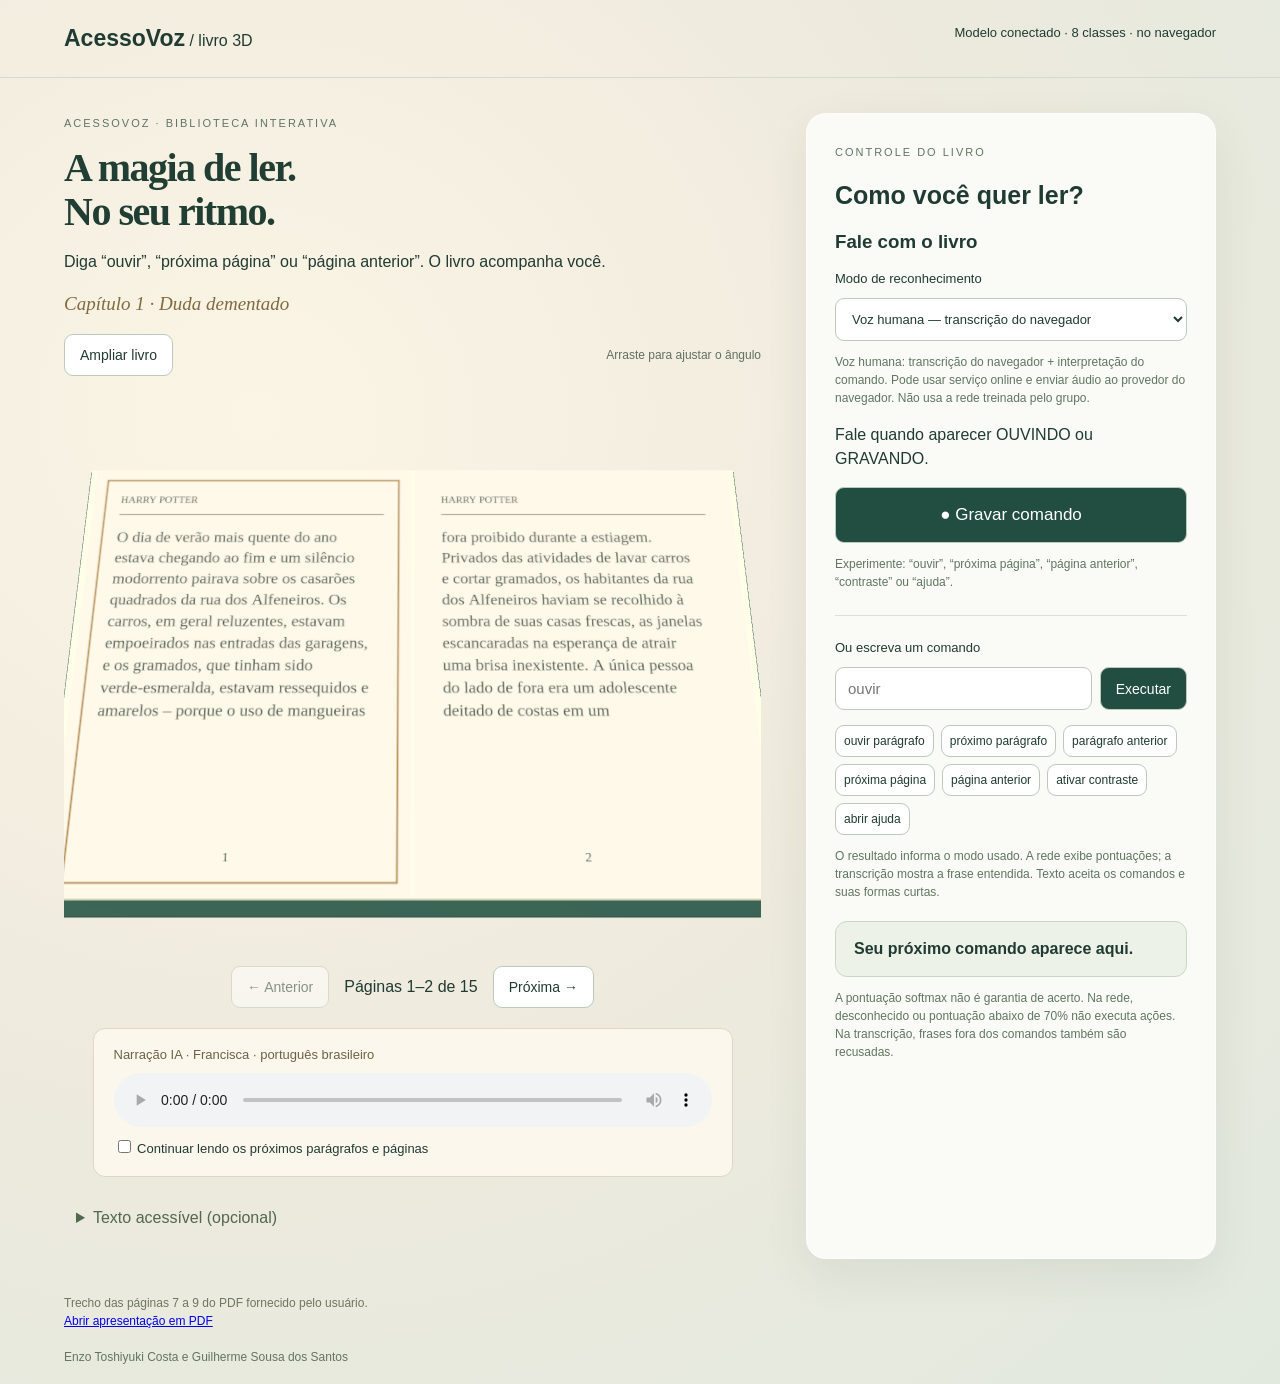
<file: index.html>
<!doctype html><html lang="pt-BR"><meta charset="utf-8"><meta http-equiv="refresh" content="0;url=./docs/"><title>AcessoVoz</title><script>location.replace(new URL("./docs/",location.href))</script><body><a href="./docs/">Abrir o livro 3D AcessoVoz</a></body></html>
</file>
<file: docs/style.css>
*{box-sizing:border-box}body{margin:0;background:#eef0e9;color:#203b33;font-family:Arial,sans-serif}header{padding:25px 5%;display:flex;justify-content:space-between;border-bottom:1px solid #d4dacf}.logo{font-weight:800;font-size:23px}.logo span{font-weight:400;font-size:16px}#conexao{font-size:13px}main{display:grid;grid-template-columns:minmax(0,1.7fr) minmax(310px,1fr);gap:45px;padding:35px 5%}small{letter-spacing:2px;font-size:11px;color:#617563}h1{font-family:Georgia,serif;font-size:43px;line-height:1.1;margin:15px 0}h2{font-size:25px}p{line-height:1.5}#cena{height:350px;width:100%;cursor:grab}#cena canvas{width:100%;height:100%}.navegacao{display:flex;align-items:center;justify-content:center;gap:15px}button,.upload{border:1px solid #bccabd;border-radius:9px;background:#fff;color:#203b33;padding:12px 15px;font-size:14px;cursor:pointer}button:hover{background:#dce8da}button:disabled{opacity:.5;cursor:wait}.principal,form button{background:#214e40;color:white}aside{padding:28px;border-radius:20px;background:#fafbf6;box-shadow:0 10px 40px #263f3410}label{display:block;font-size:13px;margin:12px 0}form{display:flex;gap:8px}input[type=text],input:not([type]){width:100%;min-width:0;border:1px solid #bccabd;border-radius:9px;padding:12px;font-size:15px}#atalhos{display:flex;gap:7px;flex-wrap:wrap;margin-top:15px}#atalhos button{font-size:12px;padding:8px}.separador{border-top:1px solid #dce1d8;margin:24px 0}.upload{display:block;text-align:center}input[type=file]{display:block;margin-top:10px;max-width:100%}.dica{font-size:12px;color:#617563}#resultado{background:#edf2e8;border:1px solid #cad7c4;border-radius:12px;padding:18px;margin-top:20px}#resultado.erro{background:#fff0e7;border-color:#e2b79d}.barra{height:5px;background:#cbd6c6;border-radius:5px;margin:4px 0 9px}.barra i{display:block;height:100%;background:#35664c;border-radius:5px}.score{font-size:12px;display:flex;justify-content:space-between;margin-top:10px}article{max-width:640px;margin:22px auto;font:20px/1.6 Georgia,serif}footer{padding:20px 5%;font-size:12px;color:#617563}dialog{border:0;border-radius:15px;padding:30px;max-width:500px}dialog::backdrop{background:#10271ecc}body.contraste{background:#060b08;color:#fff}body.contraste aside{background:#15251c;color:#fff}body.contraste .dica,body.contraste small{color:#cee5b1}body.contraste #resultado{background:#233824;color:white}button:focus-visible,input:focus-visible{outline:3px solid #c89635;outline-offset:3px}@media(max-width:850px){main{grid-template-columns:1fr}h1{font-size:34px}#cena{height:300px}}@media(prefers-reduced-motion:reduce){*{scroll-behavior:auto!important}}

.leitor,aside{min-width:0}#cena{min-width:0;overflow:hidden}#cena canvas{display:block}article{overflow-wrap:break-word}form button{background:#214e40}body{overflow-x:hidden}

.meuLivro{display:flex;align-items:center;gap:15px;flex-wrap:wrap;margin-top:15px}.meuLivro .upload{font-size:12px;padding:8px}.meuLivro input{font-size:11px}#nomeLivro{font-size:13px;overflow-wrap:anywhere}#gravar{width:100%;padding:17px;font-size:17px}

body{background:radial-gradient(ellipse at 20% 30%,#fbf5e5 0,#eeeadd 48%,#e1e9df 100%)}.intro h1{font-size:50px;color:#213e35;letter-spacing:-1.5px}.capitulo{font:italic 19px Georgia,serif;color:#806b40}.meuLivro{padding:12px 16px;background:#ffffff65;border:1px solid #ded8c5;border-radius:12px}.meuLivro .upload{margin:0;background:#faf7ef}.meuLivro span{max-width:360px}#cena{height:420px}aside{border:1px solid #ffffff99;box-shadow:0 16px 45px #283e2514}.credito{margin:0 5%;font-size:12px;color:#6f765f}article{padding:23px 26px;background:#fffaf0;border:1px solid #e4ddca;border-radius:6px;box-shadow:0 10px 25px #3e392609;color:#3a3c30}body.contraste{background:#060b08}body.contraste article{color:white;background:#142219;border-color:#8fba72}body.contraste h1{color:#f1f8d2}body.contraste .meuLivro{background:#15251c;border-color:#536348}@media(max-width:850px){.intro h1{font-size:38px}#cena{height:300px}.meuLivro span{max-width:100%}}

article p{margin:0 0 18px;padding:10px 12px;border-left:3px solid transparent}article p.selecionado{border-left-color:#a88336;background:#f5ebce}body.contraste article p.selecionado{background:#243b1a;border-color:#e3fa91}

.narracao{margin:20px auto 0;max-width:640px;padding:16px 20px;background:#fbf7ed;border:1px solid #dfd7c1;border-radius:12px}.narracao span{font-size:13px;color:#6e6247}.narracao audio{display:block;width:100%;margin:10px 0}.narracao label{line-height:1.6;margin:0}.narracao input{accent-color:#214e40}body.contraste .narracao{background:#142219;color:#fff}body.contraste .narracao span{color:#d3e2b7}

form button:hover,.principal:hover{background:#183f32;color:#fff}

#cena{height:590px}.intro h1{font-size:40px}.ferramentasLivro{display:flex;align-items:center;justify-content:space-between;gap:12px;margin-top:18px}.ferramentasLivro span{font-size:12px;color:#62705e}.textoAlternativo{margin:20px 0}.textoAlternativo summary{cursor:pointer;padding:12px;color:#52674c}.livroAmpliado main{grid-template-columns:minmax(0,1fr) 330px;gap:25px;padding:20px 2%}.livroAmpliado .intro,.livroAmpliado .capitulo,.livroAmpliado .meuLivro{display:none}.livroAmpliado #cena{height:calc(100vh - 230px);min-height:520px}.livroAmpliado aside{font-size:13px;padding:18px}.livroAmpliado aside h2{font-size:20px}.livroAmpliado .narracao{margin-top:8px;padding:10px}.livroAmpliado header{padding:15px 2%}@media(max-width:850px){#cena{height:390px}.livroAmpliado main{grid-template-columns:1fr}.livroAmpliado #cena{height:65vh;min-height:350px}.ferramentasLivro span{max-width:130px}.intro h1{font-size:34px}}

#modoVoz{width:100%;padding:12px;border:1px solid #bccabd;border-radius:9px;background:#fff;color:#203b33;font-size:13px}.dica{line-height:1.5}body.contraste #modoVoz{background:#15251c;color:white}
</file>
